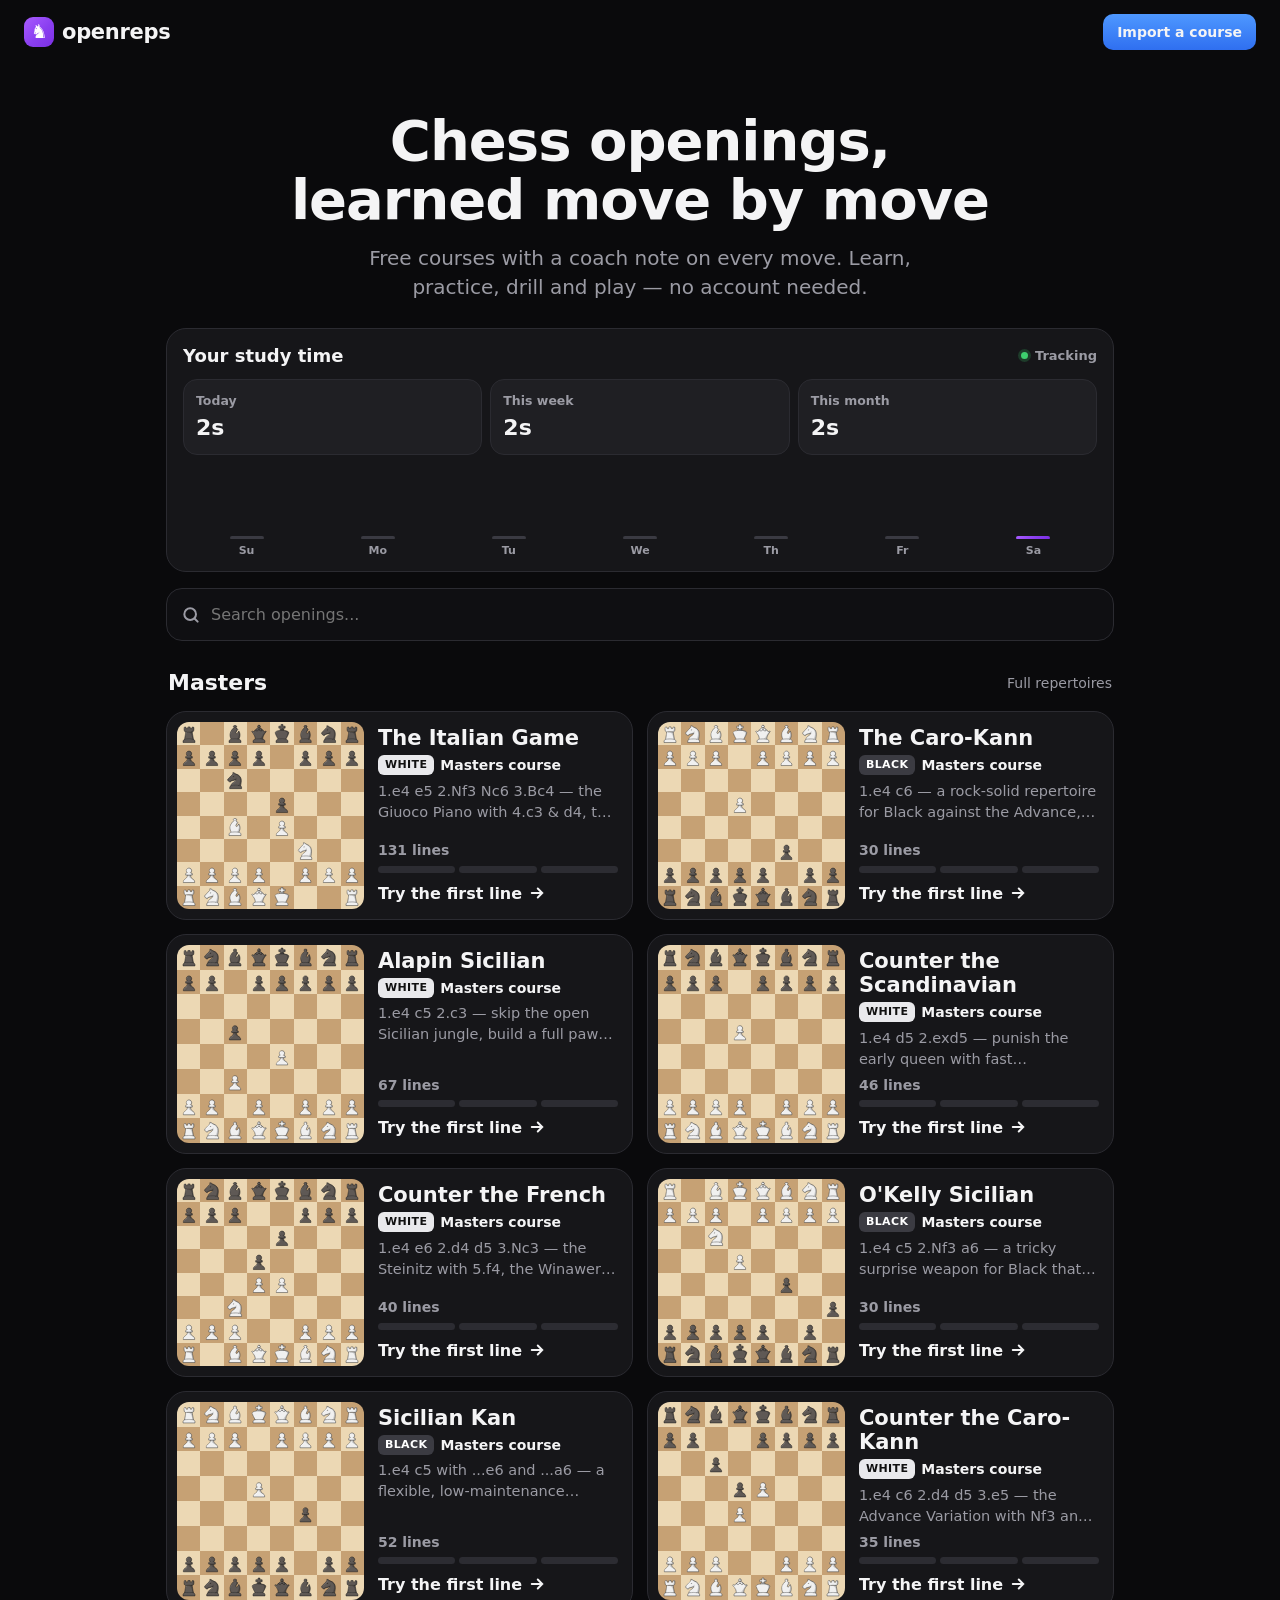
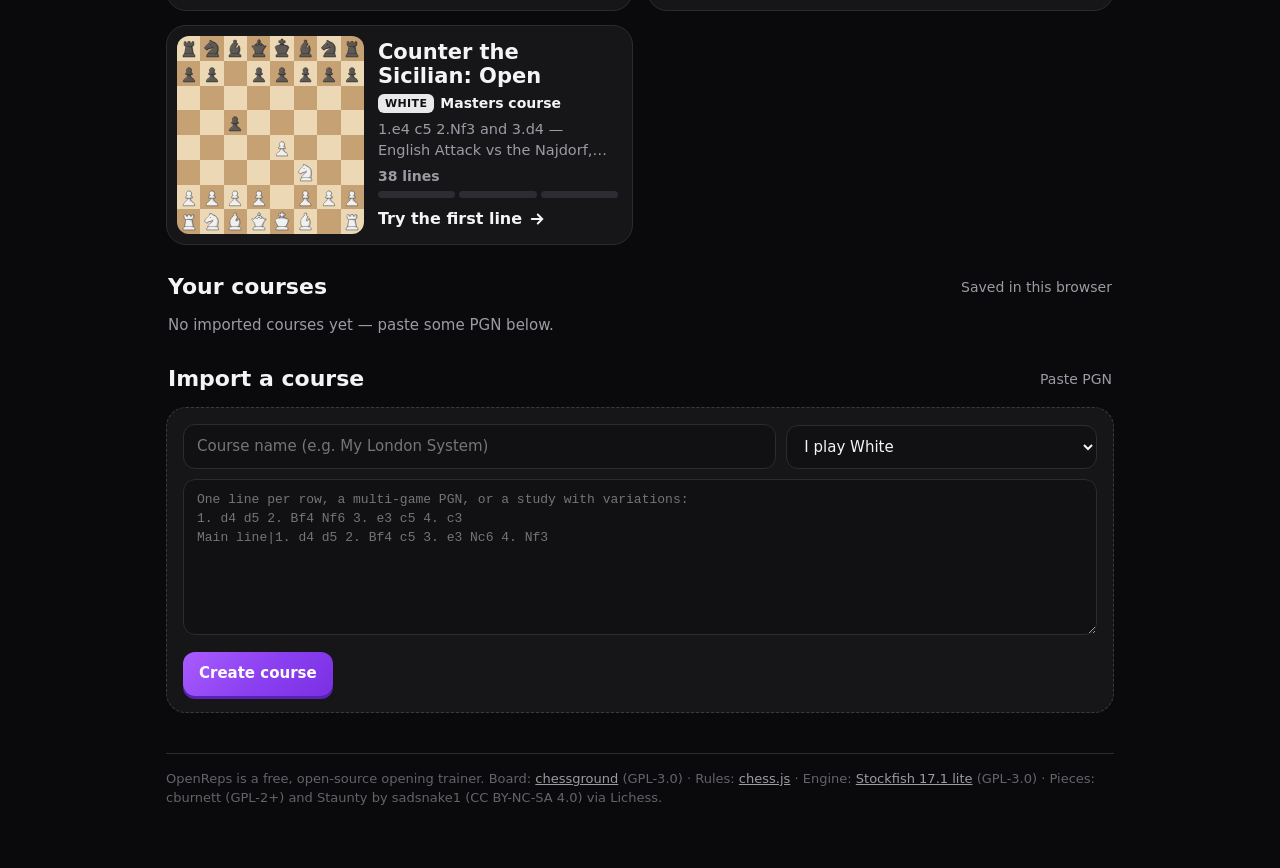
<file: index.html>
<!doctype html>
<html lang="en">
<head>
  <meta charset="utf-8">
  <meta name="viewport" content="width=device-width, initial-scale=1, viewport-fit=cover">
  <meta name="theme-color" content="#0a0a0c">
  <title>OpenReps Opening Trainer</title>
  <meta name="description" content="Free chess opening trainer with coach notes: learn, practice with spaced repetition, drill, time trials, puzzles and arena.">
  <link rel="icon" href="data:image/svg+xml,<svg xmlns='http://www.w3.org/2000/svg' viewBox='0 0 100 100'><text y='.9em' font-size='90'>♞</text></svg>">
  <link rel="stylesheet" href="css/style.css">
</head>
<body>
  <header class="site-head">
    <a class="brand" href="./"><span class="logo">♞</span>openreps</a>
    <span style="flex:1"></span>
    <a class="pill-btn blue" href="#import">Import a course</a>
  </header>
  <main class="home">
    <section class="hero">
      <h1>Chess openings,<br>learned move by move</h1>
      <p>Free courses with a coach note on every move. Learn, practice, drill and play — no account needed.</p>
    </section>

    <section class="time-card" id="time-card">
      <div class="time-card-h"><b>Your study time</b><span class="time-state" id="time-state"><span class="dot"></span>Tracking</span></div>
      <div id="time-box"></div>
    </section>

    <div class="search-row">
      <label class="search">
        <svg width="20" height="20" viewBox="0 0 24 24" fill="none" stroke="#9b9ba4" stroke-width="2.4" stroke-linecap="round"><circle cx="11" cy="11" r="7"/><path d="m20 20-3.5-3.5"/></svg>
        <input type="text" id="q" placeholder="Search openings..." autocomplete="off">
      </label>
    </div>

    <div class="sec-h"><h2>Masters</h2><span>Full repertoires</span></div>
    <div class="courses" id="masters"></div>

    <div class="sec-h"><h2>Your courses</h2><span>Saved in this browser</span></div>
    <div class="courses" id="custom"></div>

    <div class="sec-h" id="import"><h2>Import a course</h2><span>Paste PGN</span></div>
    <div class="import-box">
      <div class="row" style="margin-bottom:10px">
        <input type="text" id="imp-title" placeholder="Course name (e.g. My London System)" style="flex:2;min-width:200px">
        <select id="imp-color" style="flex:1;min-width:140px"><option value="white">I play White</option><option value="black">I play Black</option></select>
      </div>
      <textarea id="imp-pgn" rows="7" placeholder="One line per row, a multi-game PGN, or a study with variations:&#10;1. d4 d5 2. Bf4 Nf6 3. e3 c5 4. c3&#10;Main line|1. d4 d5 2. Bf4 c5 3. e3 Nc6 4. Nf3"></textarea>
      <div class="row" style="margin-top:10px">
        <button class="btn primary" id="imp-go">Create course</button>
        <span id="imp-msg" style="color:var(--muted);font-size:14px"></span>
      </div>
    </div>

    <div class="footer">
      OpenReps is a free, open-source opening trainer. Board: <a href="https://github.com/lichess-org/chessground">chessground</a> (GPL-3.0) · Rules: <a href="https://github.com/jhlywa/chess.js">chess.js</a> · Engine: <a href="https://github.com/nmrugg/stockfish.js">Stockfish 17.1 lite</a> (GPL-3.0) · Pieces: cburnett (GPL-2+) and Staunty by sadsnake1 (CC BY-NC-SA 4.0) via Lichess.
    </div>
  </main>
  <script type="module" src="js/home.js"></script>
</body>
</html>
</file>
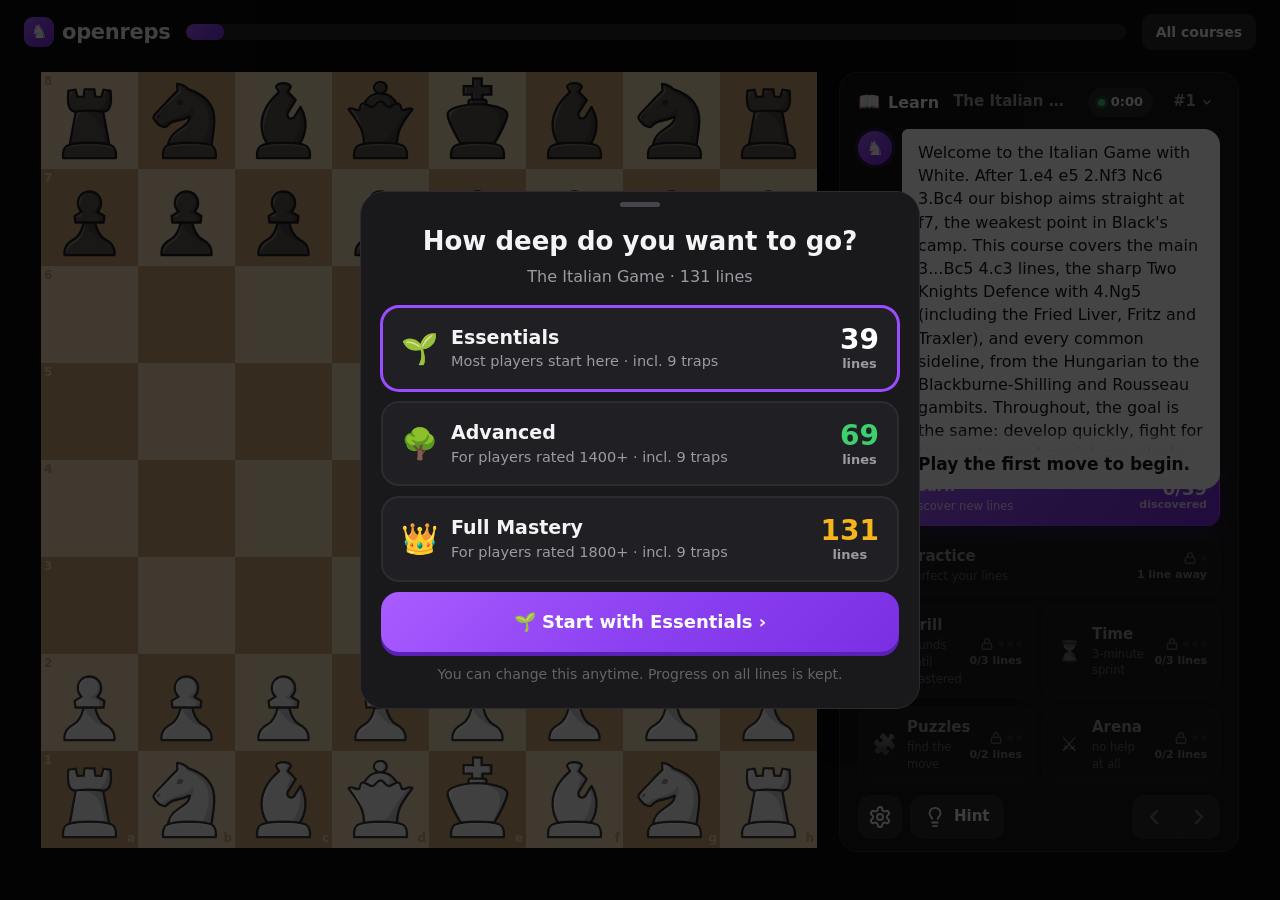
<file: train.html>
<!doctype html>
<html lang="en">
<head>
  <meta charset="utf-8">
  <meta name="viewport" content="width=device-width, initial-scale=1, viewport-fit=cover">
  <meta name="theme-color" content="#0a0a0c">
  <meta name="apple-mobile-web-app-capable" content="yes">
  <title>OpenReps Trainer</title>
  <meta name="description" content="Free opening trainer: learn, practice and drill chess opening repertoires with coach notes.">
  <link rel="icon" href="data:image/svg+xml,<svg xmlns='http://www.w3.org/2000/svg' viewBox='0 0 100 100'><text y='.9em' font-size='90'>♞</text></svg>">
  <link rel="stylesheet" href="vendor/chessground.base.css">
  <link rel="stylesheet" href="css/style.css">
</head>
<body class="trainer-page">
  <header class="site-head">
    <a class="brand" href="./"><span class="logo">♞</span>openreps</a>
    <div class="head-progress"><div class="pbar"><i id="pbar-desk"></i></div></div>
    <a class="pill-btn" href="./">All courses</a>
  </header>

  <main class="tr">
    <div class="tr-board">
      <div class="evalbar hidden" id="evalbar"><div class="fill"></div><span class="num"></span></div>
      <div class="board-wrap" id="board-wrap"><div id="board"></div></div>
    </div>

    <section class="tr-panel">
      <div class="tr-head">
        <button class="mode-pick" id="mode-pick" aria-haspopup="true"><span class="ic" id="mode-ic">📖</span><span id="mode-name">Learn</span></button>
        <span class="course-name" id="course-title"></span>
        <button class="time-pill" id="time-pill" title="Study time today — tap for week and month"><span class="dot"></span><span id="time-today">0:00</span></button>
        <button class="line-pick" id="line-pick" aria-haspopup="true"><span id="line-num">#1</span> <svg width="14" height="14" viewBox="0 0 24 24" fill="none" stroke="currentColor" stroke-width="2.5"><path d="m6 9 6 6 6-6"/></svg></button>
      </div>
      <div class="tr-sub">
        <a class="back" href="./" aria-label="Back to courses"><svg width="24" height="24" viewBox="0 0 24 24" fill="none" stroke="currentColor" stroke-width="2.4" stroke-linecap="round" stroke-linejoin="round"><path d="M19 12H5M11 18l-6-6 6-6"/></svg></a>
        <div class="pbar"><i id="pbar"></i></div>
      </div>

      <div class="coach-row">
        <div class="avatar" aria-hidden="true">♞</div>
        <div class="bubble" id="bubble">
          <div class="timer-row hidden" id="timer-box"><span class="timer" id="timer">3:00</span><span class="tscore" id="timer-score">0</span></div>
          <div class="note" id="coach-text"></div>
          <div class="prompt" id="prompt"></div>
          <div class="bubble-actions" id="actions"></div>
        </div>
      </div>

      <div class="mode-list" id="mode-list"></div>

      <nav class="toolbar">
        <button class="tb icon" id="btn-settings" aria-label="Settings"><svg width="24" height="24" viewBox="0 0 24 24" fill="none" stroke="currentColor" stroke-width="2" stroke-linecap="round" stroke-linejoin="round"><path d="M12.22 2h-.44a2 2 0 0 0-2 2v.18a2 2 0 0 1-1 1.73l-.43.25a2 2 0 0 1-2 0l-.15-.08a2 2 0 0 0-2.73.73l-.22.38a2 2 0 0 0 .73 2.73l.15.1a2 2 0 0 1 1 1.72v.51a2 2 0 0 1-1 1.74l-.15.09a2 2 0 0 0-.73 2.73l.22.38a2 2 0 0 0 2.73.73l.15-.08a2 2 0 0 1 2 0l.43.25a2 2 0 0 1 1 1.73V20a2 2 0 0 0 2 2h.44a2 2 0 0 0 2-2v-.18a2 2 0 0 1 1-1.73l.43-.25a2 2 0 0 1 2 0l.15.08a2 2 0 0 0 2.73-.73l.22-.39a2 2 0 0 0-.73-2.73l-.15-.08a2 2 0 0 1-1-1.74v-.5a2 2 0 0 1 1-1.74l.15-.09a2 2 0 0 0 .73-2.73l-.22-.38a2 2 0 0 0-2.73-.73l-.15.08a2 2 0 0 1-2 0l-.43-.25a2 2 0 0 1-1-1.73V4a2 2 0 0 0-2-2z"/><circle cx="12" cy="12" r="3"/></svg></button>
        <button class="tb" id="btn-mode" aria-label="Choose mode"><svg width="24" height="24" viewBox="0 0 24 24" fill="none" stroke="currentColor" stroke-width="2" stroke-linecap="round" stroke-linejoin="round"><path d="M6 11h4M8 9v4M15 12h.01M18 10h.01"/><path d="M17.32 5H6.68a4 4 0 0 0-3.98 3.59l-.6 5.52A3 3 0 0 0 5.08 17.5c.83 0 1.6-.4 2.08-1.07L8.5 14.5h7l1.34 1.93A2.53 2.53 0 0 0 18.92 17.5a3 3 0 0 0 2.98-3.39l-.6-5.52A4 4 0 0 0 17.32 5z"/></svg><span class="desk-only">Mode</span></button>
        <button class="tb" id="btn-hint"><svg width="22" height="22" viewBox="0 0 24 24" fill="none" stroke="currentColor" stroke-width="2" stroke-linecap="round" stroke-linejoin="round"><path d="M15 14c.2-1 .7-1.7 1.5-2.5 1-.9 1.5-2.2 1.5-3.5A6 6 0 0 0 6 8c0 1 .2 2.2 1.5 3.5.7.7 1.3 1.5 1.5 2.5M9 18h6M10 22h4"/></svg><span>Hint</span></button>
        <span class="tb-gap"></span>
        <div class="tb-nav">
          <button class="tb icon" id="btn-prev" aria-label="Previous move"><svg width="24" height="24" viewBox="0 0 24 24" fill="none" stroke="currentColor" stroke-width="2.4" stroke-linecap="round" stroke-linejoin="round"><path d="m15 18-6-6 6-6"/></svg></button>
          <button class="tb icon" id="btn-next" aria-label="Next move"><svg width="24" height="24" viewBox="0 0 24 24" fill="none" stroke="currentColor" stroke-width="2.4" stroke-linecap="round" stroke-linejoin="round"><path d="m9 18 6-6-6-6"/></svg></button>
        </div>
      </nav>
    </section>
  </main>

  <div id="popover-root"></div>
  <div id="modal-root"></div>
  <label id="haptic-label" aria-hidden="true" style="position:fixed;left:-9999px;top:0"><input type="checkbox" switch id="haptic-switch"></label>
  <script type="module" src="js/app.js"></script>
</body>
</html>
</file>
<file: css/style.css>
:root {
  --bg: #0a0a0c;
  --panel: #161619;
  --panel-2: #1f1f23;
  --panel-3: #2a2a2f;
  --line: #2b2b31;
  --text: #f4f4f5;
  --muted: #9b9ba4;
  --dim: #63636c;
  --accent: #9a4dff;
  --accent-grad: linear-gradient(135deg, #a95cff 0%, #8a3ff0 55%, #7b2fe3 100%);
  --good: #3ecf6e;
  --bad: #ff5a52;
  --gold: #f7b51c;
  --blue: #3d8bff;
  --coach-size: 16px;
  --light-sq: #ecd8b4;
  --dark-sq: #c6a174;
  --radius: 16px;
  --safe-b: env(safe-area-inset-bottom, 0px);
}
* { box-sizing: border-box; -webkit-tap-highlight-color: transparent; }
html, body { margin: 0; background: var(--bg); color: var(--text); font: 15px/1.45 "Nunito", ui-rounded, "SF Pro Rounded", system-ui, -apple-system, "Segoe UI", Roboto, sans-serif; }
a { color: inherit; }
button { font: inherit; color: inherit; background: none; border: 0; cursor: pointer; padding: 0; }
.hidden { display: none !important; }
svg { display: block; flex: none; }

/* ---------- site header ---------- */
.site-head { display: flex; align-items: center; gap: 16px; padding: 14px 24px; }
.brand { display: flex; align-items: center; gap: 8px; font-weight: 900; font-size: 21px; letter-spacing: -.3px; text-decoration: none; }
.brand .logo { width: 30px; height: 30px; border-radius: 9px; background: var(--accent-grad); display: grid; place-items: center; font-size: 19px; color: #fff; }
.pill-btn { background: var(--panel-3); border-radius: 10px; padding: 8px 14px; font-weight: 700; font-size: 14px; text-decoration: none; white-space: nowrap; }
.pill-btn.blue { background: linear-gradient(180deg, #4e98ff, #2f6ff0); }
.head-progress { flex: 1; display: flex; justify-content: center; }
.head-progress .pbar { width: min(900px, 100%); }
.pbar { height: 16px; border-radius: 99px; background: #26262b; overflow: hidden; flex: 1; }
.pbar i { display: block; height: 100%; width: 0; background: var(--accent-grad); border-radius: 99px; transition: width .35s cubic-bezier(.3, .8, .3, 1); }

/* ---------- trainer: desktop ---------- */
.tr { display: grid; grid-template-columns: auto 400px; gap: 18px; justify-content: center; align-items: start; padding: 8px 24px 24px; }
.tr-board { display: flex; gap: 8px; }
.board-wrap { width: min(calc(100vh - 110px), calc(100vw - 500px)); min-width: 300px; aspect-ratio: 1; }
.board-wrap .cg-wrap { width: 100%; height: 100%; }
.evalbar { width: 30px; position: relative; background: #3a3a40; overflow: hidden; flex: none; }
.evalbar .fill { position: absolute; left: 0; right: 0; bottom: 0; height: 50%; background: #fafafa; transition: height .4s, width .4s; }
.evalbar .num { position: absolute; left: 0; right: 0; bottom: 6px; text-align: center; font-size: 11px; font-weight: 800; color: #222; }
.evalbar.flipped .fill { bottom: auto; top: 0; }
.evalbar.flipped .num { bottom: auto; top: 6px; }
.evalbar.losing .num { color: #eee; bottom: auto; top: 6px; }
.evalbar.flipped.losing .num { top: auto; bottom: 6px; }

.tr-panel { background: var(--panel); border: 1px solid var(--line); border-radius: 18px; padding: 14px 18px 12px; display: flex; flex-direction: column; gap: 12px; height: min(calc(100vh - 110px), calc(100vw - 500px)); min-height: 520px; }
.tr-head { display: flex; align-items: center; gap: 14px; }
.mode-pick { display: flex; align-items: center; gap: 8px; font-weight: 800; font-size: 16px; }
.mode-pick .ic { font-size: 18px; }
.course-name { color: var(--muted); font-weight: 600; flex: 1; min-width: 0; white-space: nowrap; overflow: hidden; text-overflow: ellipsis; }
.line-pick { color: var(--muted); font-weight: 800; display: flex; align-items: center; gap: 4px; padding: 4px 6px; border-radius: 8px; }
.line-pick:hover { color: var(--text); }
.tr-sub { display: none; align-items: center; gap: 14px; }
.tr-sub .back { color: var(--text); display: grid; place-items: center; }

.coach-row { display: flex; gap: 10px; align-items: flex-start; min-height: 0; flex: 0 1 auto; }
.avatar { width: 34px; height: 34px; border-radius: 50%; background: var(--accent-grad); color: #fff; display: grid; place-items: center; font-size: 20px; flex: none; margin-top: 2px; box-shadow: 0 0 0 3px #2a1a44; }
.bubble { background: #fff; color: #18181b; border-radius: 16px; border-top-left-radius: 6px; padding: 12px 16px; font-size: var(--coach-size); line-height: 1.45; flex: 1; min-width: 0; max-height: 360px; overflow: hidden; display: flex; flex-direction: column; position: relative; }
.bubble .note.fade { -webkit-mask-image: linear-gradient(to bottom, #000 calc(100% - 22px), transparent); mask-image: linear-gradient(to bottom, #000 calc(100% - 22px), transparent); }
.bubble .note { overflow-y: auto; min-height: 0; flex: 0 1 auto; overscroll-behavior: contain; margin-right: -8px; padding-right: 8px; }
.bubble .prompt, .bubble-actions, .timer-row { flex: none; }
.bubble .note::-webkit-scrollbar { width: 5px; }
.bubble .note::-webkit-scrollbar-thumb { background: #c9c9cf; border-radius: 6px; }
.bubble .note p { margin: 0 0 10px; }
.bubble .note p:last-child { margin-bottom: 10px; }
.bubble .note:empty { display: none; }
.bubble .move-ref { font-weight: 800; color: #6d28d9; }
.bubble .prompt { font-weight: 800; font-size: 1.06em; }
.bubble .prompt:empty { display: none; }
.bubble .prompt.good { color: #15a34a; }
.bubble .prompt.bad { color: #dc2626; }
.bubble .prompt.info { color: #18181b; }
.bubble .tag { display: inline-block; font-size: 11px; font-weight: 800; letter-spacing: .5px; text-transform: uppercase; color: #7c3aed; background: #f1e8ff; padding: 2px 8px; border-radius: 99px; margin-bottom: 6px; }
.bubble-actions { display: flex; flex-wrap: wrap; gap: 8px; margin-top: 10px; }
.bubble-actions:empty { display: none; }
.bbtn { background: #f0f0f3; color: #18181b; border-radius: 12px; padding: 9px 14px; font-weight: 800; font-size: 14px; }
.bbtn.primary { background: var(--accent-grad); color: #fff; box-shadow: 0 3px 0 #5b21b6; }
.bbtn:active { transform: translateY(1px); }
.timer-row { display: flex; align-items: baseline; justify-content: space-between; margin-bottom: 6px; }
.timer { font-size: 30px; font-weight: 900; font-variant-numeric: tabular-nums; }
.tscore { font-weight: 800; color: #7c3aed; }

/* mode cards (desktop panel + phone popover share this) */
.mode-list { display: grid; grid-template-columns: 1fr 1fr; gap: 8px; margin-top: auto; }
.mcard { border: 1px solid var(--line); background: var(--panel-2); border-radius: 13px; padding: 10px 12px; display: flex; align-items: center; gap: 10px; text-align: left; min-height: 50px; }
.mcard.wide { grid-column: 1 / -1; min-height: 62px; }
.mcard .mi { font-size: 20px; width: 26px; text-align: center; filter: saturate(1.1); }
.mcard .mt { flex: 1; min-width: 0; }
.mcard .mt b { display: block; font-size: 15px; font-weight: 800; }
.mcard .mt small { display: block; color: var(--muted); font-size: 11.5px; }
.mcard .mv { text-align: right; font-weight: 900; font-size: 18px; line-height: 1.1; }
.mcard .mv small { display: block; font-size: 11px; font-weight: 600; opacity: .8; }
.mcard.active { background: var(--accent-grad); border-color: transparent; box-shadow: 0 6px 20px #7b2fe344; }
.mcard.active .mt small { color: #ecdcff; }
.mcard.locked { opacity: .55; }
.mcard.locked .mi { filter: grayscale(1); }
.lock { display: inline-flex; align-items: center; gap: 4px; color: var(--muted); font-size: 12px; font-weight: 700; }
.dots { display: inline-flex; gap: 3px; }
.dots i { width: 6px; height: 6px; border-radius: 50%; background: #44444b; }
.dots i.on { background: var(--good); }
.depth-row { grid-column: 1 / -1; display: none; align-items: center; gap: 10px; padding: 12px 6px 4px; border-top: 1px solid var(--line); margin-top: 4px; font-weight: 800; }
.depth-row span.v { margin-left: auto; color: var(--muted); font-weight: 600; }

.toolbar { display: flex; align-items: center; gap: 8px; }
.tb { background: var(--panel-3); border-radius: 13px; height: 44px; padding: 0 14px; display: flex; align-items: center; gap: 8px; font-weight: 800; font-size: 15px; color: #e7e7ea; }
.tb.icon { width: 44px; padding: 0; justify-content: center; }
.tb:active { transform: translateY(1px); }
.tb:disabled { opacity: .35; }
.tb.glow { box-shadow: 0 0 0 2px var(--gold) inset; color: var(--gold); }
.tb-gap { flex: 1; }
.tb-nav { display: flex; background: var(--panel-3); border-radius: 13px; overflow: hidden; }
.tb-nav .tb { border-radius: 0; background: none; }
.tb-nav .tb + .tb { border-left: 1px solid #3a3a41; }
#btn-mode { display: none; }

/* ---------- popovers & sheets ---------- */
.pop-back { position: fixed; inset: 0; z-index: 40; }
.popover { position: fixed; z-index: 41; background: var(--panel); border: 1px solid var(--line); border-radius: 18px; box-shadow: 0 20px 50px #000c; padding: 8px; max-height: 70vh; overflow-y: auto; animation: pop .14s ease-out; }
@keyframes pop { from { opacity: 0; transform: translateY(-6px) scale(.98); } }
.popover .mode-list { margin: 0; display: flex; flex-direction: column; gap: 4px; }
.popover .mcard { border: 0; background: none; min-height: 58px; padding: 10px 14px; }
.popover .mcard.active { background: var(--accent-grad); }
.popover .mcard .mt small { display: none; }
.popover .depth-row { display: flex; cursor: pointer; }
.line-row { display: flex; align-items: center; gap: 12px; padding: 12px 12px; border-radius: 12px; width: 100%; text-align: left; }
.line-row:hover, .line-row.cur { background: var(--panel-3); }
.line-row .n { color: var(--muted); font-weight: 800; width: 24px; text-align: right; flex: none; }
.line-row .t { flex: 1; min-width: 0; }
.line-row .t b { display: block; font-weight: 700; white-space: nowrap; overflow: hidden; text-overflow: ellipsis; }
.line-row .t span { display: block; color: var(--muted); font-size: 13px; white-space: nowrap; overflow: hidden; text-overflow: ellipsis; }
.line-row .t span.full { white-space: normal; font-size: 12.5px; }
.line-row.outside { opacity: .5; }
.pop-foot { border-top: 1px solid var(--line); margin-top: 6px; padding: 12px 10px 6px; display: flex; align-items: center; gap: 10px; color: var(--muted); }
.pop-foot input[type=text] { flex: 1; }

.sheet-back { position: fixed; inset: 0; background: #000b; z-index: 50; display: flex; align-items: flex-end; justify-content: center; animation: fade .15s; }
@keyframes fade { from { opacity: 0; } }
.sheet { background: #19191c; border: 1px solid var(--line); border-bottom: 0; border-radius: 26px 26px 0 0; width: min(560px, 100%); max-height: 92vh; display: flex; flex-direction: column; animation: up .22s cubic-bezier(.2, .9, .3, 1); padding-bottom: var(--safe-b); }
@keyframes up { from { transform: translateY(40%); opacity: .4; } }
.sheet .grab { width: 40px; height: 5px; border-radius: 9px; background: #45454c; margin: 10px auto 2px; flex: none; }
.sheet header { display: flex; align-items: center; gap: 10px; padding: 10px 20px 8px; }
.sheet header h3 { margin: 0; font-size: 24px; font-weight: 900; flex: 1; }
.sheet .x { width: 36px; height: 36px; display: grid; place-items: center; color: var(--muted); border-radius: 50%; }
.sheet .x:hover { background: var(--panel-3); color: var(--text); }
.sheet .content { padding: 8px 20px 24px; overflow-y: auto; }
@media (min-width: 900px) {
  .sheet-back { align-items: center; }
  .sheet { border-radius: 24px; border-bottom: 1px solid var(--line); max-height: 88vh; }
}
.chip-btn { display: inline-flex; align-items: center; gap: 8px; background: var(--panel-3); border-radius: 99px; padding: 8px 14px; font-weight: 800; font-size: 14px; }
.nav-card { display: flex; align-items: center; gap: 12px; width: 100%; background: var(--panel-2); border: 1px solid var(--line); border-radius: 16px; padding: 14px 16px; text-align: left; font-weight: 800; font-size: 16px; margin-bottom: 10px; }
.nav-card .chev { margin-left: auto; color: var(--muted); }
.group-h { display: flex; justify-content: space-between; align-items: baseline; margin: 20px 4px 8px; }
.group-h b { font-size: 18px; font-weight: 900; }
.group-h span { color: var(--muted); font-size: 14px; }
.group { background: var(--panel-2); border: 1px solid var(--line); border-radius: 18px; }
.gi { padding: 14px 16px; }
.gi + .gi { border-top: 1px solid var(--line); }
.gi > .lbl { font-weight: 800; font-size: 16px; margin-bottom: 10px; display: flex; justify-content: space-between; align-items: center; gap: 12px; }
.gi .desc { color: var(--muted); font-size: 14px; margin-top: 8px; }
.tiles { display: grid; grid-template-columns: repeat(3, 1fr); gap: 8px; }
.tile { border: 2px solid var(--line); background: #1b1b1f; border-radius: 14px; padding: 10px 8px 8px; display: flex; flex-direction: column; align-items: center; gap: 8px; font-weight: 800; font-size: 14px; color: #d6d6da; }
.tile.on { border-color: #fff; color: #fff; background: #25252a; }
.tile .ill { width: 100%; height: 44px; border-radius: 9px; background: #2a2a30; display: flex; flex-direction: column; justify-content: center; gap: 5px; padding: 6px; }
.tile .ill .ln { height: 13px; border-radius: 7px; background: #fff; display: flex; align-items: center; padding: 0 6px; gap: 5px; font-size: 10px; color: #111; font-weight: 900; }
.tile .ill .ln i { flex: 1; height: 3px; border-radius: 2px; background: #9b9ba4; }
.tile .ill .ln.off { opacity: .85; }
.tile .ill.board { padding: 0; overflow: hidden; display: grid; grid-template-columns: repeat(4, 1fr); grid-template-rows: 1fr 1fr; gap: 0; position: relative; }
.tile .ill.board i:nth-child(odd) { background: var(--light-sq); }
.tile .ill.board i:nth-child(even) { background: var(--dark-sq); }
.tile .ill.board i:nth-child(5), .tile .ill.board i:nth-child(7) { background: var(--dark-sq); }
.tile .ill.board i:nth-child(6), .tile .ill.board i:nth-child(8) { background: var(--light-sq); }
.tile .ill.board svg { position: absolute; inset: 0; width: 100%; height: 100%; }
.swatches { display: flex; gap: 10px; flex-wrap: wrap; }
.swatch { border: 2px solid transparent; border-radius: 12px; padding: 3px; display: flex; flex-direction: column; align-items: center; gap: 4px; font-size: 12px; font-weight: 700; color: var(--muted); }
.swatch.on { border-color: #fff; color: var(--text); }
.swatch .sq { width: 46px; height: 46px; border-radius: 8px; overflow: hidden; display: grid; grid-template-columns: 1fr 1fr; }
.swatch .sq img { width: 46px; height: 46px; }
.switch { position: relative; width: 50px; height: 30px; flex: none; }
.switch input { opacity: 0; width: 0; height: 0; position: absolute; }
.switch span { position: absolute; inset: 0; background: #3d3d44; border-radius: 99px; transition: .18s; }
.switch span::before { content: ""; position: absolute; width: 24px; height: 24px; left: 3px; top: 3px; background: #fff; border-radius: 50%; transition: .18s; box-shadow: 0 1px 3px #0006; }
.switch input:checked + span { background: var(--good); }
.switch input:checked + span::before { transform: translateX(20px); }
.depth-card { display: flex; align-items: center; gap: 14px; width: 100%; padding: 16px 18px; border: 2px solid var(--line); background: #1f1f24; border-radius: 18px; text-align: left; margin-bottom: 10px; }
.depth-card.on { border-color: var(--accent); box-shadow: 0 0 0 1px var(--accent); }
.depth-card .em { font-size: 30px; width: 36px; text-align: center; }
.depth-card .tx { flex: 1; }
.depth-card .tx b { display: block; font-size: 19px; font-weight: 900; }
.depth-card .tx small { color: var(--muted); font-size: 14.5px; }
.depth-card .num { text-align: center; font-weight: 900; font-size: 28px; line-height: 1; }
.depth-card .num small { display: block; font-size: 13px; font-weight: 600; color: var(--muted); margin-top: 3px; }
.depth-card.t1 .num { color: #fff; }
.depth-card.t2 .num { color: #3ecf6e; }
.depth-card.t3 .num { color: var(--gold); }
.big-btn { width: 100%; background: var(--accent-grad); color: #fff; border-radius: 18px; padding: 17px; font-weight: 900; font-size: 18px; box-shadow: 0 4px 0 #5b21b6; display: flex; align-items: center; justify-content: center; gap: 8px; }
.depth-title { text-align: center; font-size: 26px; font-weight: 900; margin: 6px 0 4px; }
.depth-sub { text-align: center; color: var(--muted); margin-bottom: 18px; font-size: 16px; }
.small-note { text-align: center; color: var(--dim); font-size: 14px; margin-top: 12px; }
.action-row { display: flex; gap: 8px; flex-wrap: wrap; }
.abtn { background: var(--panel-3); border-radius: 12px; padding: 10px 14px; font-weight: 800; font-size: 14px; }
.abtn.danger { color: #ff8f88; }
.help p, .help li { color: #d4d4d8; font-size: 15px; }
.help h4 { margin: 16px 0 4px; font-size: 16px; }
input[type=text], textarea, select { width: 100%; background: #111113; border: 1px solid var(--line); color: var(--text); border-radius: 12px; padding: 11px 13px; font: inherit; font-size: 15px; }
textarea { font: 13px/1.45 ui-monospace, SFMono-Regular, Menlo, monospace; }
input[type=checkbox].cb { width: 20px; height: 20px; accent-color: var(--accent); }

.toast { position: fixed; top: 16px; left: 50%; transform: translateX(-50%); background: #26262b; border: 1px solid #3b3b42; padding: 10px 18px; border-radius: 12px; z-index: 80; font-weight: 700; box-shadow: 0 8px 24px #0009; }
#confetti { position: fixed; inset: 0; pointer-events: none; z-index: 70; }
.desk-only { display: inline; }

/* ---------- chessground ---------- */
cg-board { background: conic-gradient(var(--dark-sq) 0 25%, var(--light-sq) 0 50%, var(--dark-sq) 0 75%, var(--light-sq) 0) 0 0 / 25% 25%; }
.cg-wrap coords { opacity: 1; font-family: inherit; font-weight: 700; font-size: 12px; }
.cg-wrap coords.files { left: 0; bottom: 0; text-transform: lowercase; height: 18px; }
.cg-wrap coords coord { flex: 1 1 0; color: var(--dark-sq) !important; text-shadow: none !important; }
.cg-wrap coords.files coord { text-align: right; padding-right: 3px; }
.cg-wrap coords.ranks { left: 3px; top: 1px; }
.cg-wrap coords.ranks coord { transform: none; }
.cg-wrap coords coord:nth-child(odd) { color: var(--light-sq) !important; }
.orientation-black .cg-wrap coords coord:nth-child(odd) { color: var(--dark-sq) !important; }
.orientation-black .cg-wrap coords coord:nth-child(even) { color: var(--light-sq) !important; }
cg-board square.last-move { background-color: rgba(222, 196, 40, .62); }
cg-board square.move-dest { background: radial-gradient(rgba(0, 0, 0, .22) 21%, rgba(0, 0, 0, 0) 22%); }
cg-board square.oc.move-dest { background: radial-gradient(transparent 0%, transparent 79%, rgba(0, 0, 0, .2) 80%); }
cg-board square.selected { background-color: rgba(222, 196, 40, .5); }
cg-board square.check { background: radial-gradient(ellipse at center, rgba(255, 0, 0, 1) 0%, rgba(231, 0, 0, 1) 25%, rgba(169, 0, 0, 0) 89%, rgba(158, 0, 0, 0) 100%); }
.board-wrap.shake { animation: shake .3s; }
@keyframes shake { 20% { transform: translateX(-6px); } 40% { transform: translateX(6px); } 60% { transform: translateX(-4px); } 80% { transform: translateX(3px); } }

/* ---------- phone ---------- */
@media (max-width: 899px) {
  body.trainer-page { height: 100dvh; overflow: hidden; }
  .trainer-page .site-head { display: none; }
  .tr { display: flex; flex-direction: column; align-items: stretch; justify-content: flex-start; padding: 0; gap: 0; height: 100dvh; }
  .tr-panel { display: contents; }
  .tr-head, .tr-sub, .coach-row, .toolbar { padding-left: 16px; padding-right: 16px; }
  .tr-head { order: -5; padding-top: 10px; padding-bottom: 2px; }
  .mode-pick { font-size: 18px; }
  .course-name { font-size: 18px; }
  .line-pick { font-size: 18px; }
  .tr-sub { order: -4; display: flex; padding-top: 4px; padding-bottom: 8px; }
  .coach-row { order: -3; padding: 0; flex: 1 1 auto; min-height: 64px; display: flex; flex-direction: column; justify-content: flex-end; }
  .avatar { display: none; }
  .bubble { border-radius: 16px; width: 100%; max-height: 100%; flex: 0 1 auto; padding: 11px 16px; }
  #btn-settings { order: 1; } #btn-hint { order: 2; } .tb-gap { order: 3; } #btn-mode { order: 4; } .tb-nav { order: 5; }
  .tr-board { order: -2; flex-direction: column; gap: 0; margin-top: 8px; }
  .evalbar { width: 100%; height: 16px; }
  .evalbar .fill { top: 0; bottom: 0; left: 0; right: auto; height: 100% !important; width: 50%; }
  .evalbar.flipped .fill { left: auto; right: 0; }
  .evalbar .num, .evalbar.flipped .num, .evalbar.losing .num { top: 0; bottom: 0; left: 6px; right: auto; font-size: 10px; line-height: 16px; }
  .evalbar.flipped .num { left: auto; right: 6px; }
  .board-wrap { width: 100vw; min-width: 0; max-height: calc(100dvh - 222px); max-width: calc(100dvh - 222px); margin: 0 auto; }
  .mode-list { display: none; }
  .toolbar { order: -1; padding-top: 8px; padding-bottom: calc(10px + var(--safe-b)); flex: none; }
  .tb { height: 50px; border-radius: 15px; }
  .tb.icon { width: 50px; }
  #btn-mode { display: flex; width: 50px; padding: 0; justify-content: center; }
  .desk-only { display: none; }
  .tr-board, .toolbar { flex: none; }
}
@media (max-width: 899px) and (max-height: 700px) {
  .tr-head { padding-top: 8px; }
  .tr-sub { padding-bottom: 6px; }
  .pbar { height: 12px; }
}

/* ---------- home ---------- */
.home { max-width: 980px; margin: 0 auto; padding: 12px 16px 60px; }
.hero { text-align: center; padding: 36px 0 26px; }
.hero h1 { font-size: clamp(34px, 7vw, 56px); line-height: 1.05; margin: 0 0 14px; font-weight: 900; letter-spacing: -1px; }
.hero p { color: var(--muted); font-size: clamp(16px, 3.8vw, 20px); margin: 0 auto; max-width: 620px; }
.search-row { display: flex; gap: 10px; margin: 10px 0 18px; }
.search { flex: 1; display: flex; align-items: center; gap: 10px; border: 1px solid var(--line); border-radius: 16px; padding: 0 14px; background: #0f0f12; }
.search input { border: 0; background: none; padding: 14px 0; font-size: 16px; }
.search input:focus { outline: none; }
.sec-h { display: flex; align-items: center; justify-content: space-between; margin: 26px 2px 12px; }
.sec-h h2 { margin: 0; font-size: 22px; font-weight: 900; }
.sec-h span { color: var(--muted); font-size: 14px; }
.courses { display: grid; grid-template-columns: repeat(auto-fill, minmax(420px, 1fr)); gap: 14px; }
.ccard { display: flex; gap: 14px; background: var(--panel); border: 1px solid var(--line); border-radius: 20px; padding: 10px; text-decoration: none; position: relative; transition: transform .12s, border-color .12s; }
.ccard:hover { border-color: #3f3f47; transform: translateY(-1px); }
.ccard .thumb { width: 42%; max-width: 190px; flex: none; aspect-ratio: 1; border-radius: 12px; overflow: hidden; }
.ccard .info { flex: 1; min-width: 0; display: flex; flex-direction: column; gap: 5px; padding: 4px 4px 4px 0; }
.ccard h3 { margin: 0; font-size: 21px; font-weight: 900; line-height: 1.15; }
.ccard .side { display: inline-flex; align-items: center; gap: 6px; font-weight: 800; font-size: 14px; }
.ccard .side b { background: #3b3b42; color: #fff; font-size: 11px; padding: 2px 7px; border-radius: 6px; letter-spacing: .4px; }
.ccard .side b.w { background: #e9e9ec; color: #111; }
.ccard p { margin: 0; color: var(--muted); font-size: 14.5px; display: -webkit-box; -webkit-line-clamp: 2; -webkit-box-orient: vertical; overflow: hidden; }
.ccard .count { color: var(--muted); font-size: 14px; font-weight: 700; margin-top: auto; }
.segbar { display: flex; gap: 4px; height: 7px; }
.segbar i { flex: 1; border-radius: 99px; background: #2c2c32; overflow: hidden; position: relative; }
.segbar i b { position: absolute; inset: 0; width: 0; background: var(--accent-grad); }
.ccard .go { font-weight: 900; font-size: 16px; display: flex; align-items: center; gap: 6px; margin-top: 4px; }
.ccard .del { position: absolute; top: 8px; right: 8px; font-size: 12px; font-weight: 800; color: #ff8f88; background: #2a1716; border-radius: 8px; padding: 4px 8px; }
.mini-board { display: grid; grid-template-columns: repeat(8, minmax(0, 1fr)); grid-template-rows: repeat(8, minmax(0, 1fr)); width: 100%; height: 100%; }
.mini-board div { display: grid; place-items: center; min-width: 0; min-height: 0; }
.mini-board div img { width: 94%; height: 94%; display: block; }
.import-box { background: var(--panel); border: 1px dashed #3a3a42; border-radius: 20px; padding: 16px; }
.row { display: flex; gap: 10px; flex-wrap: wrap; align-items: center; }
.btn { background: var(--panel-3); border-radius: 12px; padding: 11px 16px; font-weight: 800; }
.btn.primary { background: var(--accent-grad); color: #fff; box-shadow: 0 3px 0 #5b21b6; }
.footer { color: var(--dim); font-size: 13px; margin-top: 40px; border-top: 1px solid var(--line); padding-top: 16px; }
.footer a { color: var(--muted); }
@media (max-width: 520px) {
  .courses { grid-template-columns: 1fr; }
  .ccard h3 { font-size: 19px; }
  .ccard .thumb { width: 44%; }
  .ccard p { -webkit-line-clamp: 2; font-size: 14px; }
  .site-head { padding: 12px 16px; }
}

/* ---------- study timer ---------- */
.time-pill { display: flex; align-items: center; gap: 6px; background: var(--panel-3); border-radius: 99px; padding: 5px 10px; font-weight: 800; font-size: 13px; font-variant-numeric: tabular-nums; color: #e7e7ea; flex: none; }
.time-pill .dot, .time-state .dot { width: 7px; height: 7px; border-radius: 50%; background: var(--good); box-shadow: 0 0 0 3px #3ecf6e33; animation: pulse 1.6s infinite; }
.time-pill.paused .dot, .time-state.paused .dot { background: var(--dim); box-shadow: none; animation: none; }
.time-pill.paused { color: var(--muted); }
@keyframes pulse { 50% { box-shadow: 0 0 0 5px #3ecf6e11; } }
.tstats { display: grid; grid-template-columns: repeat(3, 1fr); gap: 8px; }
.ttile { background: var(--panel-2); border: 1px solid var(--line); border-radius: 14px; padding: 12px 12px 10px; }
.ttile small { display: block; color: var(--muted); font-weight: 700; font-size: 12.5px; }
.ttile b { display: block; font-size: 22px; font-weight: 900; font-variant-numeric: tabular-nums; margin-top: 2px; }
.tbars { display: flex; gap: 8px; align-items: flex-end; height: 92px; margin-top: 12px; padding: 0 2px; }
.tbar { flex: 1; height: 100%; display: flex; flex-direction: column; justify-content: flex-end; align-items: center; gap: 4px; }
.tbar i { width: 100%; max-width: 34px; border-radius: 6px 6px 3px 3px; background: #3a3a42; display: block; }
.tbar.today i { background: var(--accent-grad); }
.tbar span { font-size: 11px; color: var(--muted); font-weight: 700; }
.time-card { background: var(--panel); border: 1px solid var(--line); border-radius: 20px; padding: 14px 16px 12px; margin: 0 0 16px; }
.time-card-h { display: flex; justify-content: space-between; align-items: center; margin-bottom: 10px; }
.time-card-h b { font-size: 18px; font-weight: 900; }
.time-state { display: flex; align-items: center; gap: 7px; color: var(--muted); font-weight: 700; font-size: 13px; }
@media (max-width: 899px) { .time-pill { padding: 4px 9px; font-size: 13px; } .course-name { font-size: 16px !important; } }
@media (max-width: 400px) { .ttile b { font-size: 18px; } .ttile { padding: 10px 9px 8px; } }
</file>
<file: vendor/chessground.base.css>
.cg-wrap {
  box-sizing: content-box;
  position: relative;
  display: block;
}

cg-container {
  position: absolute;
  width: 100%;
  height: 100%;
  display: block;
  top: 0;
}

cg-board {
  position: absolute;
  top: 0;
  left: 0;
  width: 100%;
  height: 100%;
  -webkit-user-select: none;
  -moz-user-select: none;
  -ms-user-select: none;
  user-select: none;
  line-height: 0;
  background-size: cover;
}

.cg-wrap.manipulable cg-board {
  cursor: pointer;
}

cg-board square {
  position: absolute;
  top: 0;
  left: 0;
  width: 12.5%;
  height: 12.5%;
  pointer-events: none;
}

cg-board square.move-dest {
  pointer-events: auto;
}

cg-board square.last-move {
  will-change: transform;
}

.cg-wrap piece {
  position: absolute;
  top: 0;
  left: 0;
  width: 12.5%;
  height: 12.5%;
  background-size: cover;
  z-index: 2;
  will-change: transform;
  pointer-events: none;
}

cg-board piece.dragging {
  cursor: move;
  /* !important to override z-index from 3D piece inline style */
  z-index: 11 !important;
}

piece.anim {
  z-index: 8;
}

piece.fading {
  z-index: 1;
  opacity: 0.5;
}

.cg-wrap piece.ghost {
  opacity: 0.3;
}

.cg-wrap piece svg {
  overflow: hidden;
  position: relative;
  top: 0px;
  left: 0px;
  width: 100%;
  height: 100%;
  pointer-events: none;
  z-index: 2;
  opacity: 0.6;
}

.cg-wrap cg-auto-pieces,
.cg-wrap .cg-shapes,
.cg-wrap .cg-custom-svgs {
  overflow: visible;
  position: absolute;
  top: 0px;
  left: 0px;
  width: 100%;
  height: 100%;
  pointer-events: none;
}

.cg-wrap cg-auto-pieces {
  z-index: 2;
}

.cg-wrap cg-auto-pieces piece {
  opacity: 0.3;
}

.cg-wrap .cg-shapes {
  overflow: hidden;
  opacity: 0.6;
  z-index: 2;
}

.cg-wrap .cg-custom-svgs {
  /* over piece.anim = 8, but under piece.dragging = 11 */
  z-index: 9;
}

.cg-wrap .cg-custom-svgs svg {
  overflow: visible;
}

.cg-wrap coords {
  position: absolute;
  display: flex;
  pointer-events: none;
  opacity: 0.8;
  font-family: sans-serif;
  font-size: 9px;
}

.cg-wrap coords.ranks {
  left: 4px;
  top: -20px;
  flex-flow: column-reverse;
  height: 100%;
  width: 12px;
}

.cg-wrap coords.ranks.black {
  flex-flow: column;
}

.cg-wrap coords.ranks.left {
  left: -15px;
  align-items: flex-end;
}

.cg-wrap coords.files {
  bottom: -4px;
  left: 24px;
  flex-flow: row;
  width: 100%;
  height: 16px;
  text-transform: uppercase;
  text-align: center;
}

.cg-wrap coords.files.black {
  flex-flow: row-reverse;
}

.cg-wrap coords coord {
  flex: 1 1 auto;
}

.cg-wrap coords.ranks coord {
  transform: translateY(39%);
}

.cg-wrap coords.squares {
  bottom: 0;
  left: 0;
  text-transform: uppercase;
  text-align: right;
  flex-flow: column-reverse;
  height: 100%;
  width: 12.5%;
}

.cg-wrap coords.squares.black {
  flex-flow: column;
}

.cg-wrap coords.squares.left {
  text-align: left;
}

.cg-wrap coords.squares coord {
  padding: 6% 4%;
}

.cg-wrap coords.squares.rank2 {
  transform: translateX(100%);
}

.cg-wrap coords.squares.rank3 {
  transform: translateX(200%);
}

.cg-wrap coords.squares.rank4 {
  transform: translateX(300%);
}

.cg-wrap coords.squares.rank5 {
  transform: translateX(400%);
}

.cg-wrap coords.squares.rank6 {
  transform: translateX(500%);
}

.cg-wrap coords.squares.rank7 {
  transform: translateX(600%);
}

.cg-wrap coords.squares.rank8 {
  transform: translateX(700%);
}
</file>
